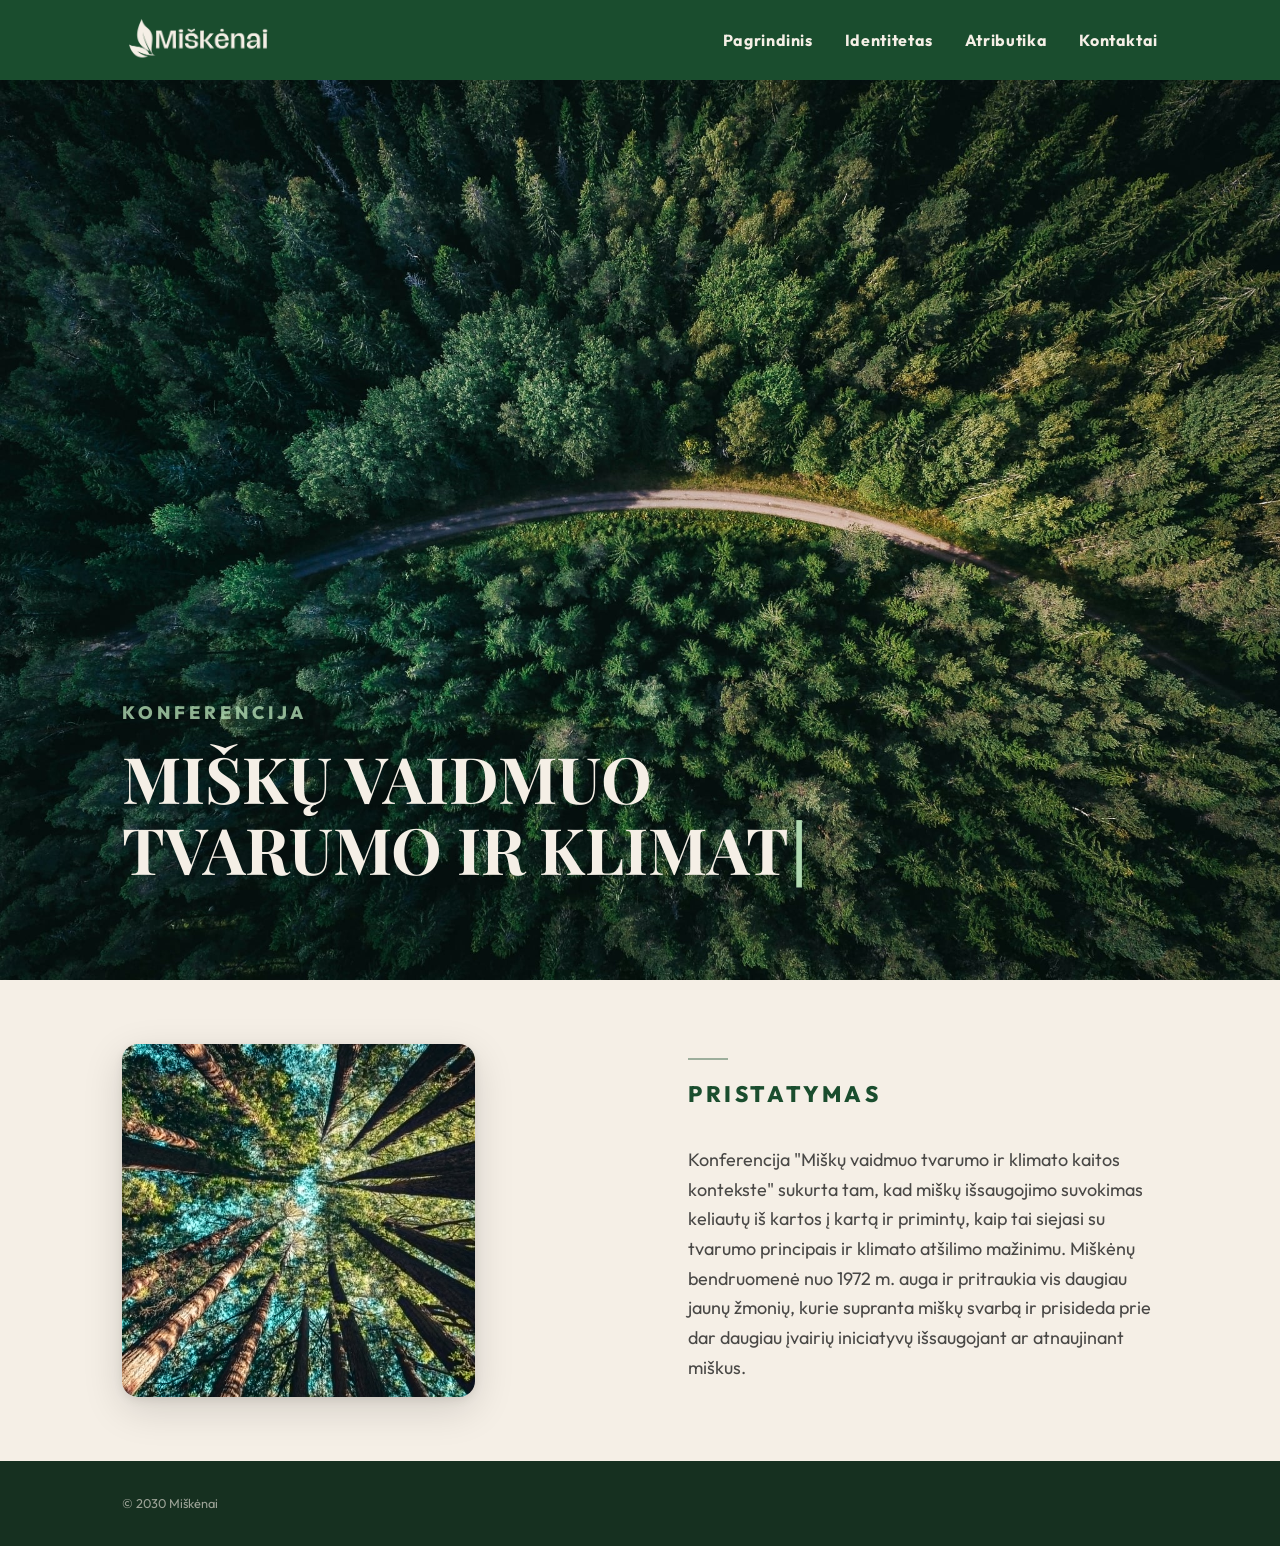
<file: index.html>
<!DOCTYPE html>
<html lang="lt">
    <head>
        <meta charset="UTF-8">
        <meta name="viewport" content="width=device-width, initial-scale=1.0">
        <title>Miškėnai</title>
        <link rel="stylesheet" href="css/variables.css">
        <link rel="stylesheet" href="css/base.css">
        <link rel="stylesheet" href="css/index.css">
        <link rel="preconnect" href="https://fonts.googleapis.com">
        <link rel="preconnect" href="https://fonts.gstatic.com" crossorigin>
        <link href="https://fonts.googleapis.com/css2?family=Outfit:wght@300;400;700;800&family=Playfair+Display:wght@400;700&display=swap" rel="stylesheet">
    </head>

    <body>
        <a href="#main-content" class="skip-link">Pereiti į pagrindinį turinį</a>

        <header>
            <div class="navbar">
                <a class="brand" href="index.html" aria-label="Miškėnai — pradinis puslapis">
                    <img src="img/pagrindinis/logo2.png" alt="Miškėnai logotipas" class="logo">
                </a>

                <button class="nav-toggle"
                        aria-label="Atidaryti meniu"
                        aria-expanded="false"
                        aria-controls="main-nav">
                    <span></span><span></span><span></span>
                </button>

                <nav id="main-nav" aria-label="Pagrindinis meniu">
                    <a href="index.html">Pagrindinis</a>
                    <a href="identitetas.html">Identitetas</a>
                    <a href="atributika.html">Atributika</a>
                    <a href="kontaktai.html">Kontaktai</a>
                </nav>
            </div>
        </header>

        <main id="main-content">
            <section class="hero" aria-label="Pagrindinis herojaus skyrius">
                <div class="hero-content">
                    <p class="hero-eyebrow" aria-hidden="true">KONFERENCIJA</p>
                    <h1 id="heroTitle" aria-label="Miškų vaidmuo tvarumo ir klimato kaitos kontekste"></h1>
                </div>
            </section>

            <section class="introduction" id="apie-mus" aria-labelledby="intro-heading">
                <div class="container intro-grid">
                    <div class="intro-image reveal-left">
                        <img src="img/pagrindinis/introduction.jpg" alt="Miškas">
                    </div>
                    <div class="intro-text reveal-right">
                        <h2 id="intro-heading">PRISTATYMAS</h2>
                        <p>
                            Konferencija "Miškų vaidmuo tvarumo ir klimato kaitos kontekste" sukurta tam, kad miškų išsaugojimo suvokimas keliautų iš kartos į kartą ir primintų, kaip tai siejasi su tvarumo principais ir klimato atšilimo mažinimu. Miškėnų bendruomenė nuo 1972 m. auga ir pritraukia vis daugiau jaunų žmonių, kurie supranta miškų svarbą ir prisideda prie dar daugiau įvairių iniciatyvų išsaugojant ar atnaujinant miškus.
                        </p>
                    </div>
                </div>
            </section>

        </main>

        <footer>
            <div class="footer">
                <div class="footer-left">
                    <p>&copy; 2030 Miškėnai</p>
                </div>
            </div>
        </footer>

        <script type="module" src="main.js"></script>
    </body>
</html>
</file>
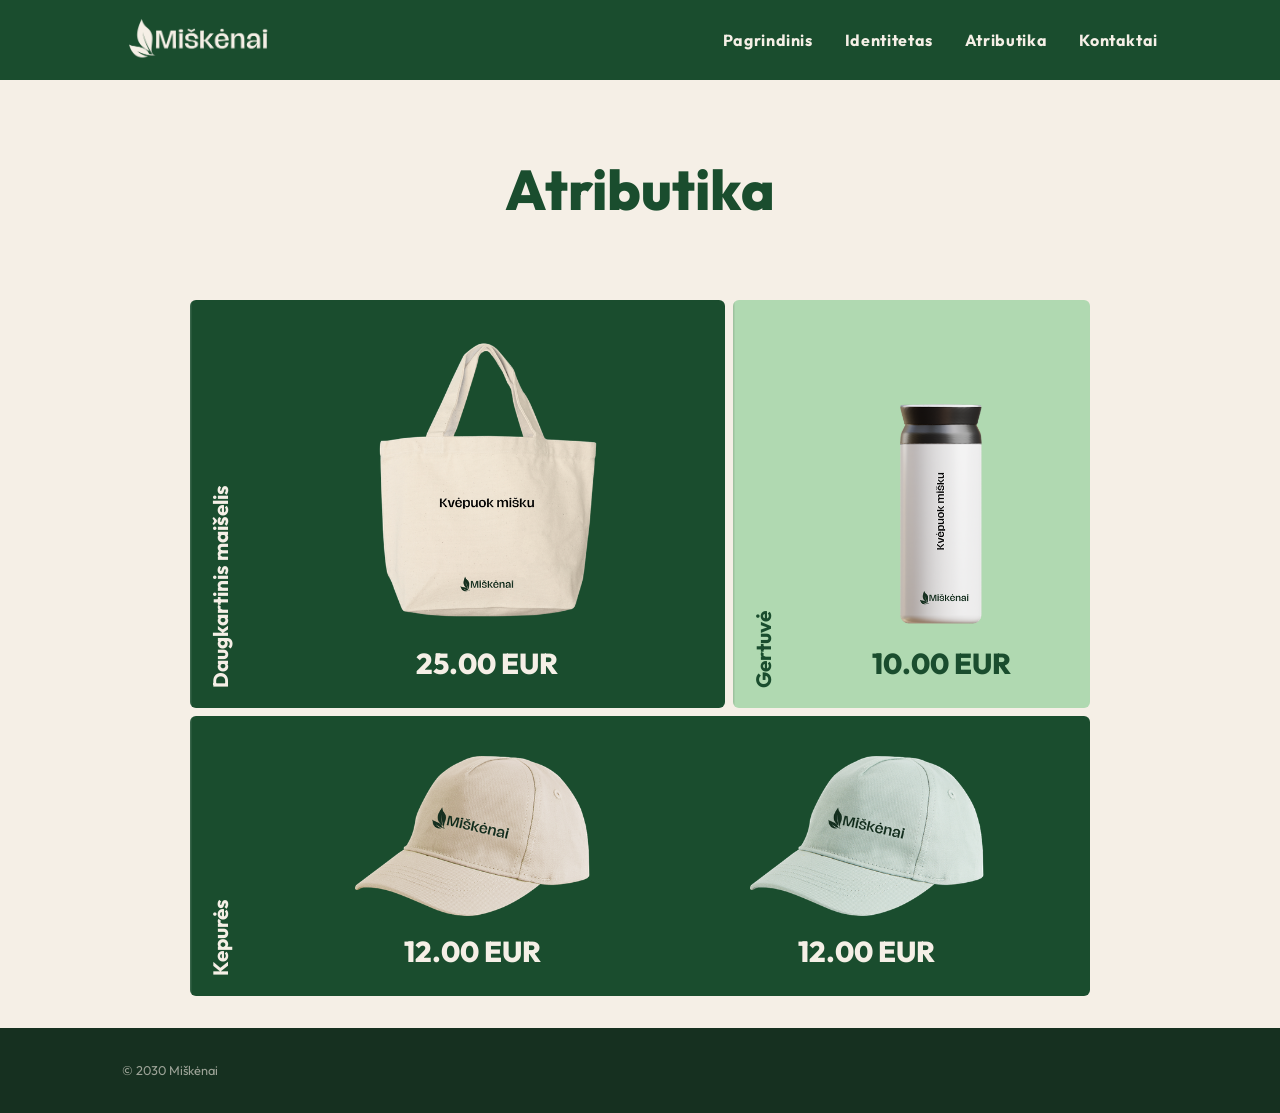
<file: atributika.html>
<!DOCTYPE html>
<html lang="lt">
    <head>
        <meta charset="UTF-8">
        <meta name="viewport" content="width=device-width, initial-scale=1.0">
        <title>Miškėnai | Atributika</title>
        <link rel="stylesheet" href="css/variables.css">
        <link rel="stylesheet" href="css/base.css">
        <link rel="stylesheet" href="css/atributika.css">
        <link rel="preconnect" href="https://fonts.googleapis.com">
        <link rel="preconnect" href="https://fonts.gstatic.com" crossorigin>
        <link href="https://fonts.googleapis.com/css2?family=Outfit:wght@300;400;700;800&family=Playfair+Display:wght@400;700&display=swap" rel="stylesheet">
    </head>

    <body>
        <a href="#main-content" class="skip-link">Pereiti į pagrindinį turinį</a>

        <header>
            <div class="navbar">
                <a class="brand" href="index.html" aria-label="Miškėnai — pradinis puslapis">
                    <img src="img/pagrindinis/logo2.png" alt="Miškėnai logotipas" class="logo">
                </a>

                <button class="nav-toggle"
                        aria-label="Atidaryti meniu"
                        aria-expanded="false"
                        aria-controls="main-nav">
                    <span></span><span></span><span></span>
                </button>

                <nav id="main-nav" aria-label="Pagrindinis meniu">
                    <a href="index.html">Pagrindinis</a>
                    <a href="identitetas.html">Identitetas</a>
                    <a href="atributika.html">Atributika</a>
                    <a href="kontaktai.html">Kontaktai</a>
                </nav>
            </div>
        </header>

        <main id="main-content">

            <section class="shop">
                <div class="shop-header">
                    <h1>Atributika</h1>
                </div>

                <div class="shop-grid">
                    <div class="product-row">
                        <div class="product-card dark">
                            <span class="card-label">Daugkartinis maišelis</span>
                            <div class="card-body">
                                <img src="img/atributika/maisas.png" alt="Daugkartinis maišelis" class="img-large">
                                <p class="card-price">25.00 EUR</p>
                            </div>
                        </div>
                        <div class="product-card sage">
                            <span class="card-label">Gertuvė</span>
                            <div class="card-body">
                                <img src="img/atributika/gertuve.png" alt="Gertuvė">
                                <p class="card-price">10.00 EUR</p>
                            </div>
                        </div>
                    </div>

                    <div class="product-card dark">
                        <span class="card-label">Kepurės</span>
                        <div class="card-body caps">
                            <div class="cap">
                                <img src="img/atributika/kepure1.png" alt="Kepurė smėlio spalvos">
                                <p class="card-price">12.00 EUR</p>
                            </div>
                            <div class="cap">
                                <img src="img/atributika/kepure2.png" alt="Kepurė žalios spalvos">
                                <p class="card-price">12.00 EUR</p>
                            </div>
                        </div>
                    </div>
                </div>
            </section>

        </main>

        <footer>
            <div class="footer">
                <div class="footer-left">
                    <p>&copy; 2030 Miškėnai</p>
                </div>
            </div>
        </footer>

        <script type="module" src="main.js"></script>
    </body>
</html>
</file>
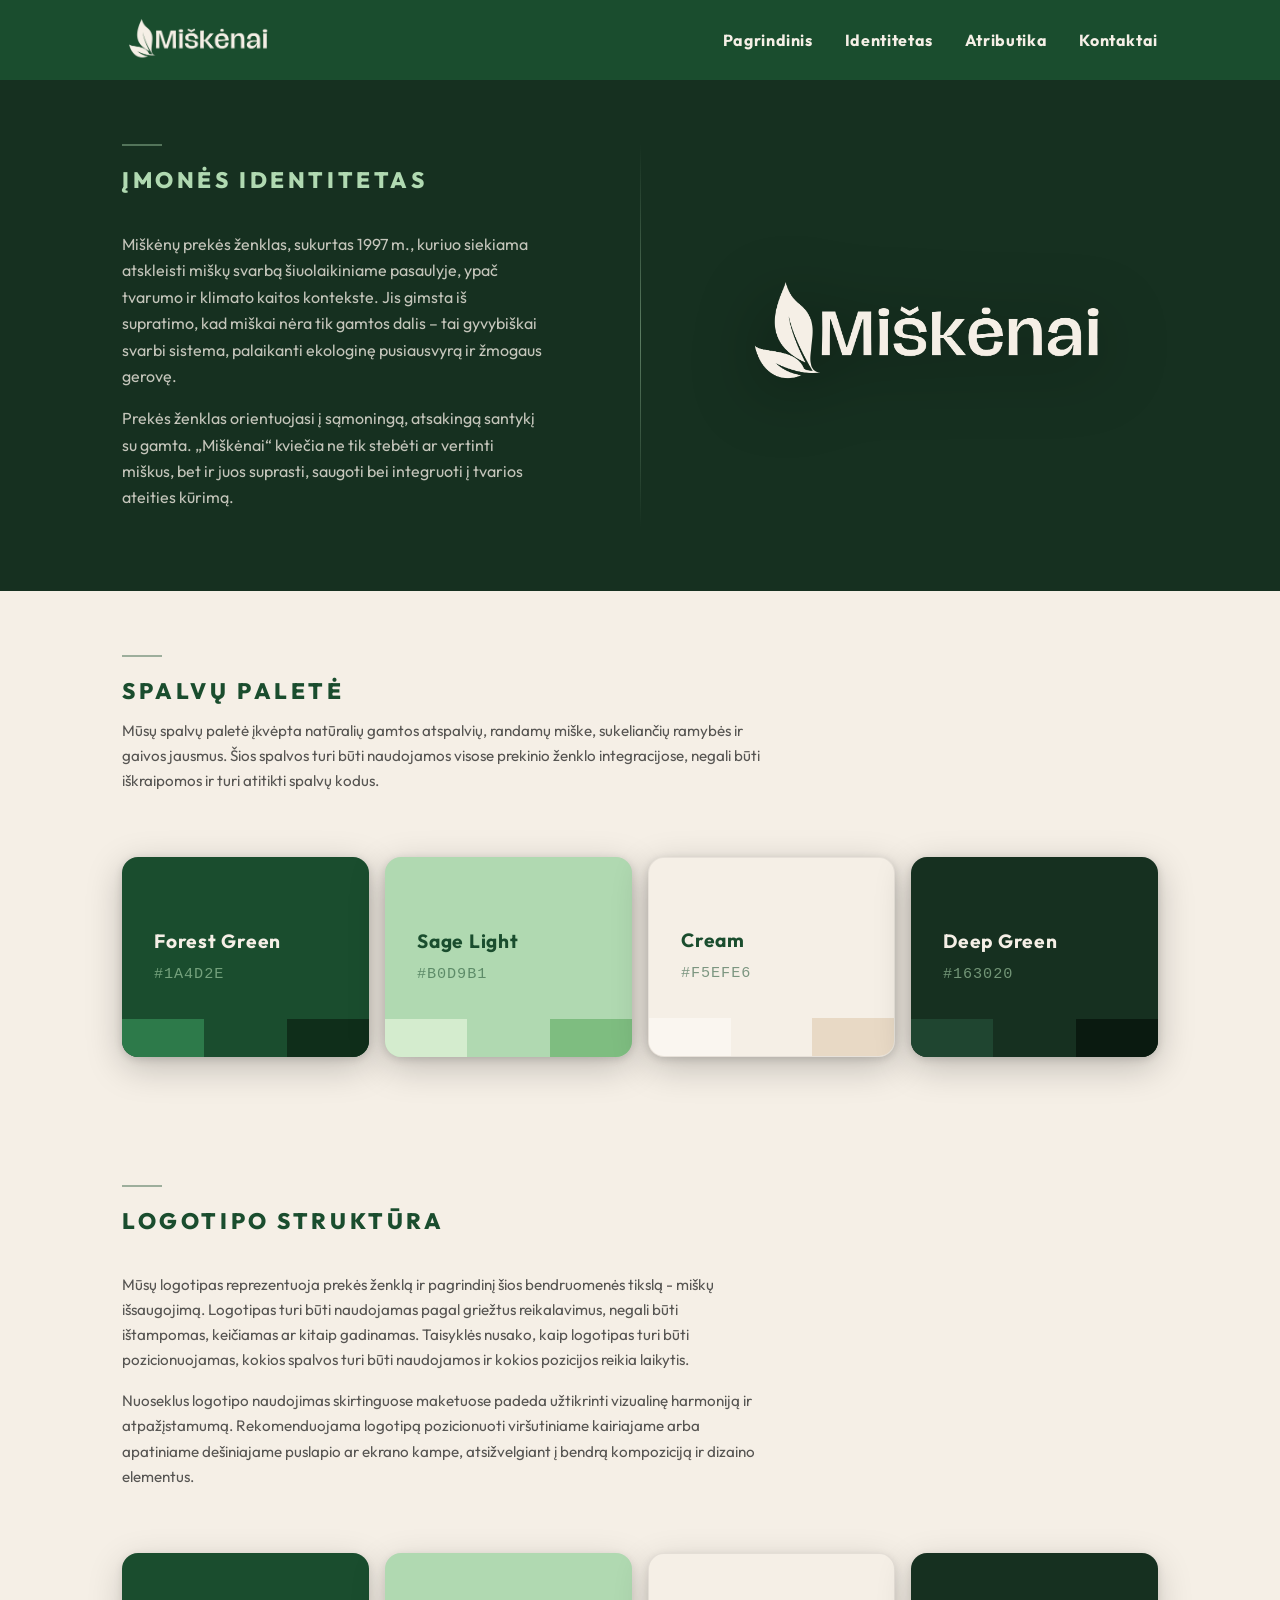
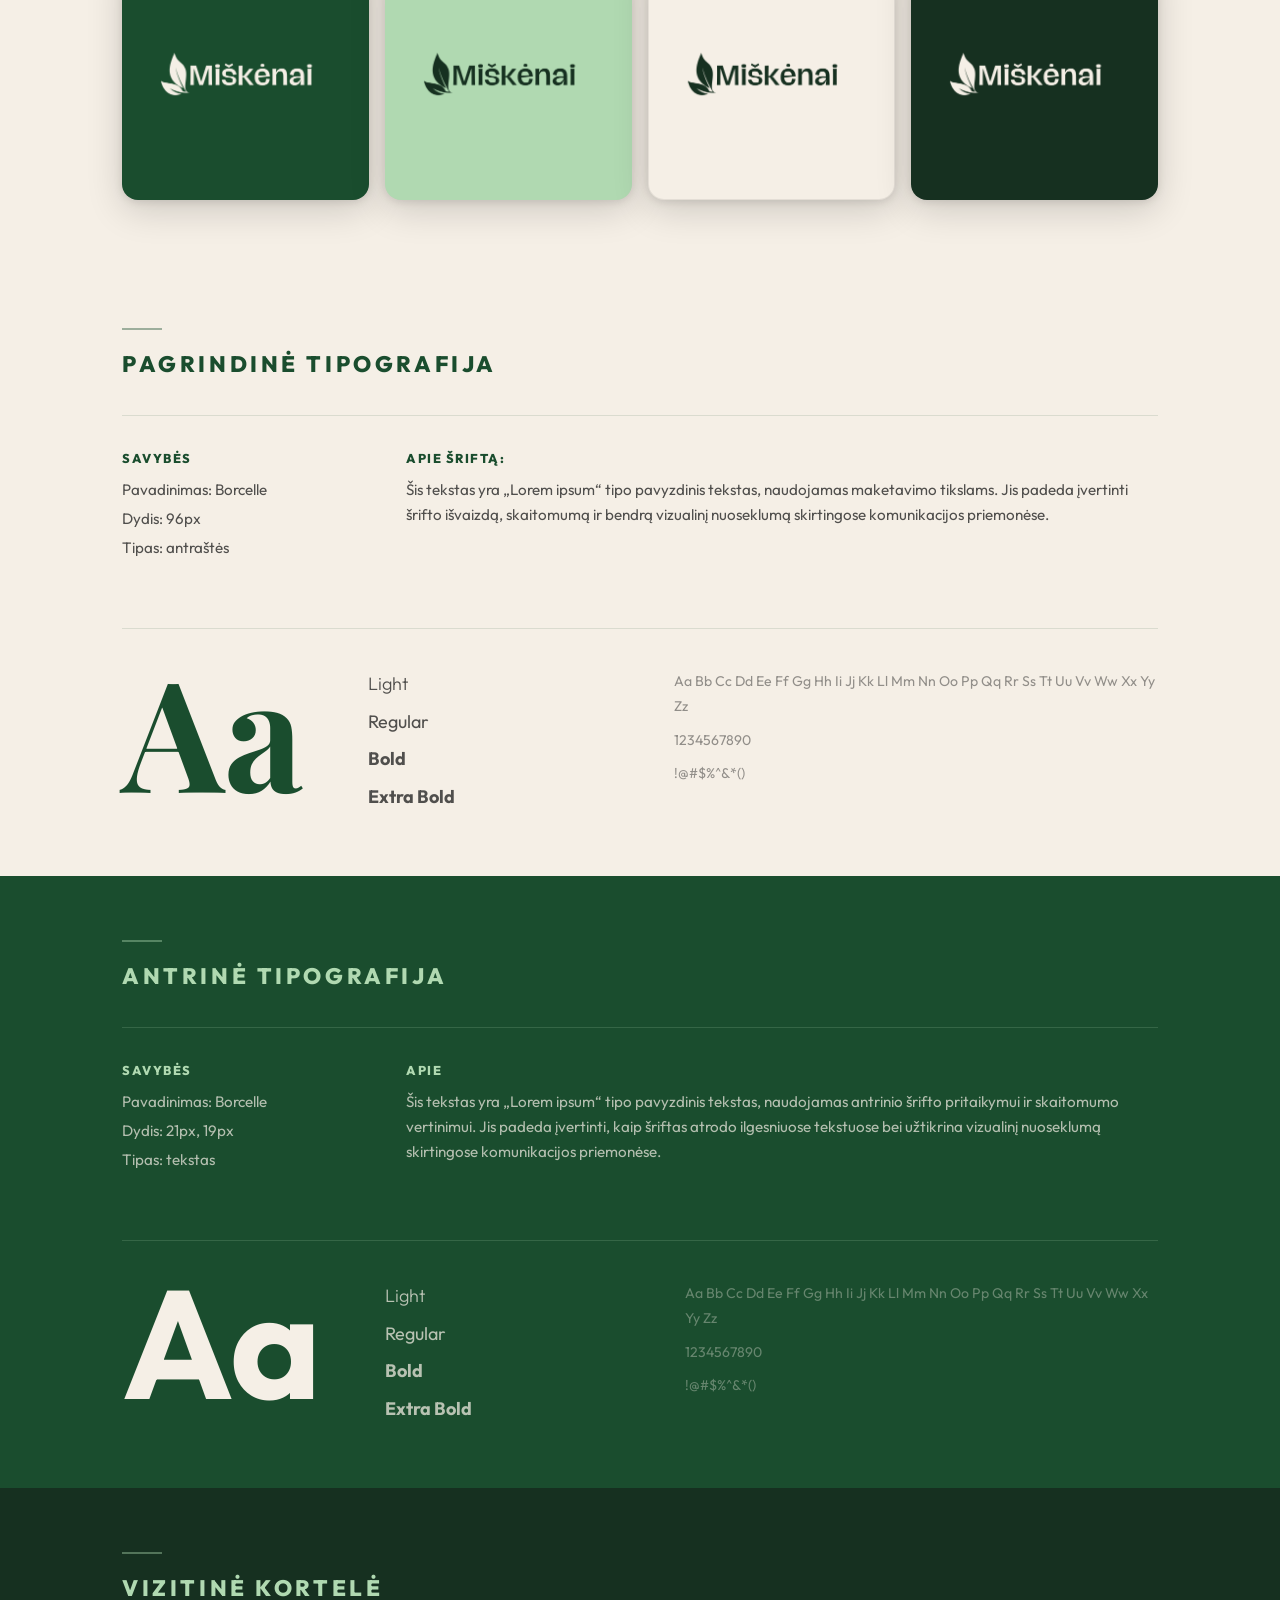
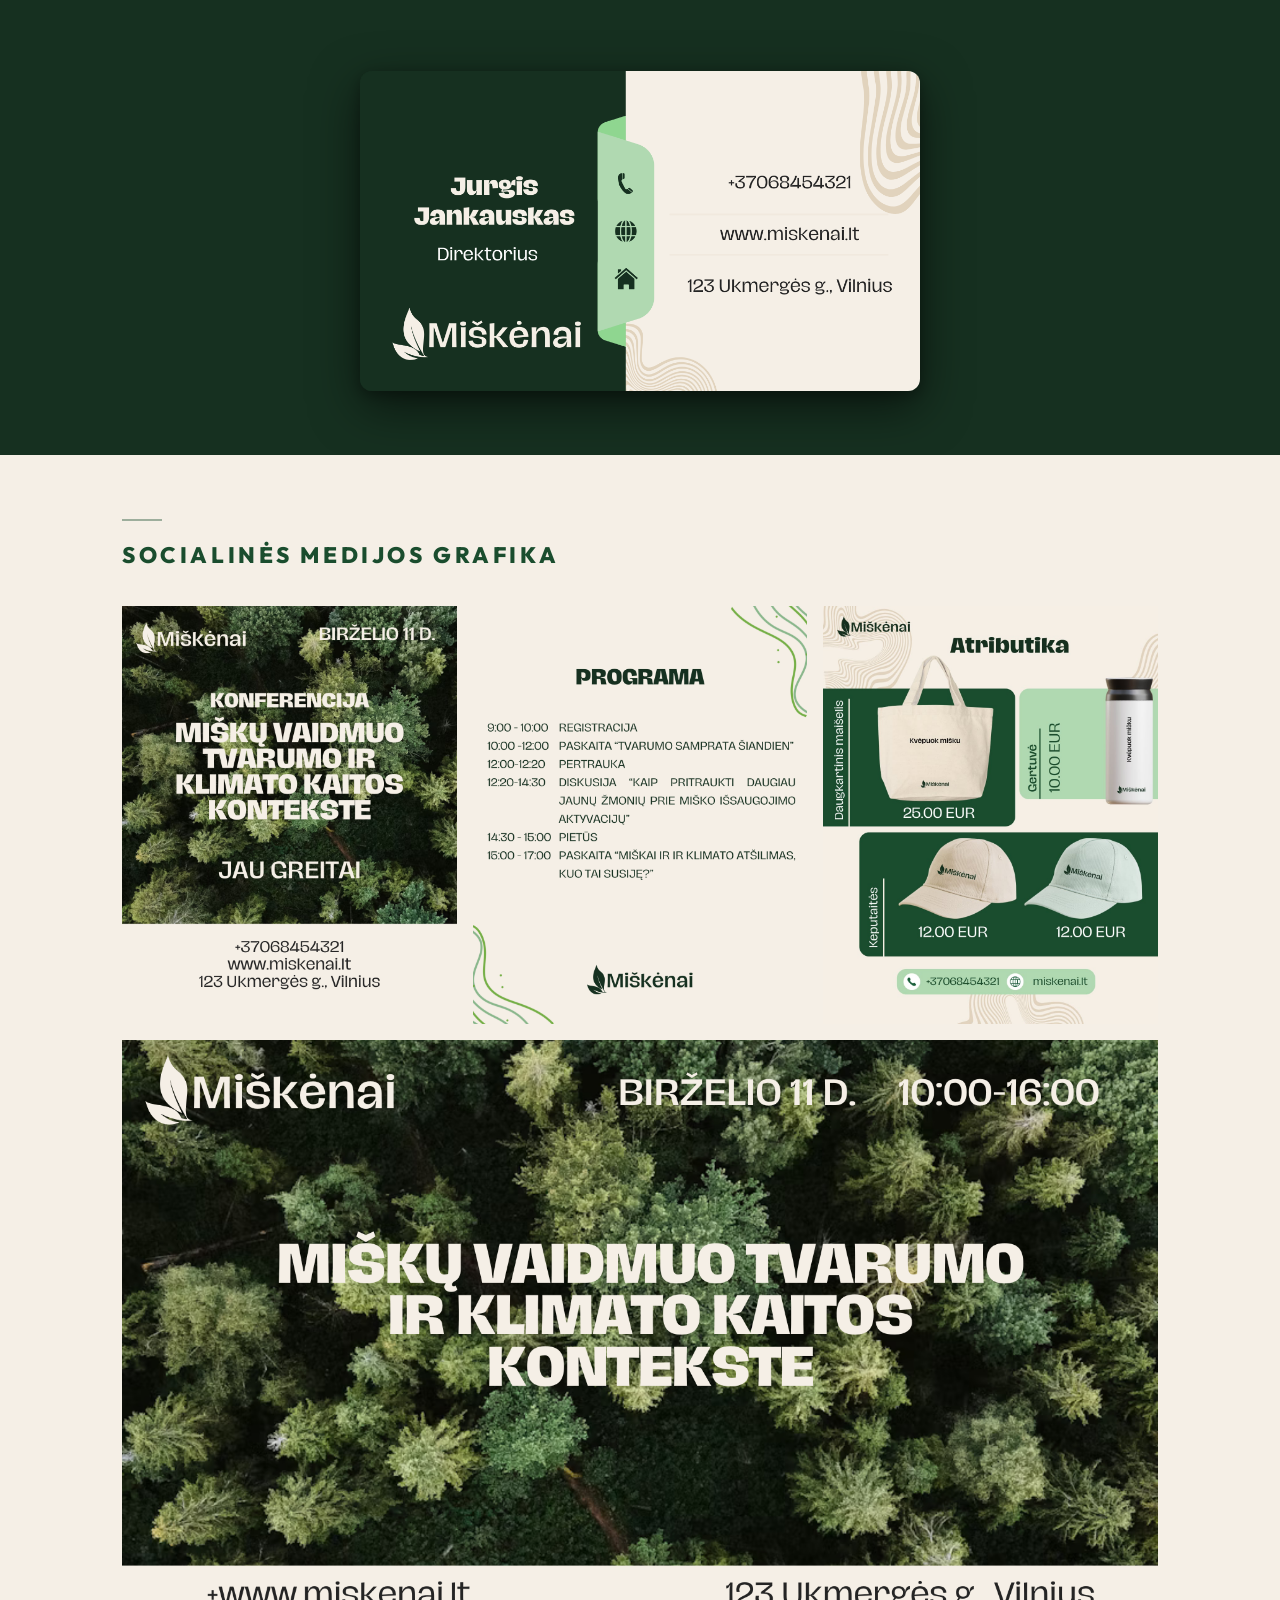
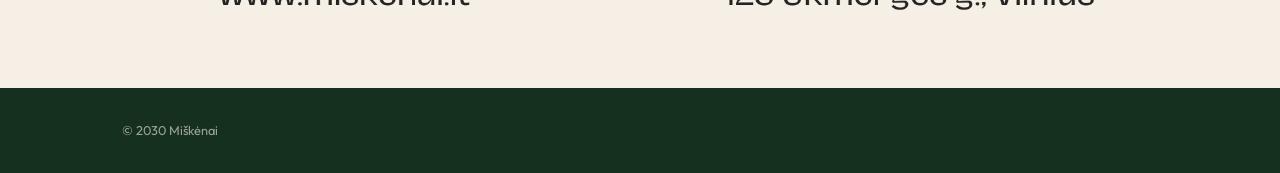
<file: identitetas.html>
<!DOCTYPE html>
<html lang="lt">
    <head>
        <meta charset="UTF-8">
        <meta name="viewport" content="width=device-width, initial-scale=1.0">
        <title>Miškėnai | Identitetas</title>
        <link rel="stylesheet" href="css/variables.css">
        <link rel="stylesheet" href="css/base.css">
        <link rel="stylesheet" href="css/identitetas.css">
        <link rel="preconnect" href="https://fonts.googleapis.com">
        <link rel="preconnect" href="https://fonts.gstatic.com" crossorigin>
        <link href="https://fonts.googleapis.com/css2?family=Outfit:wght@300;400;700;800&family=Playfair+Display:wght@400;700&display=swap" rel="stylesheet">
    </head>

    <body>
        <a href="#main-content" class="skip-link">Pereiti į pagrindinį turinį</a>

        <header>
            <div class="navbar">
                <a class="brand" href="index.html" aria-label="Miškėnai — pradinis puslapis">
                    <img src="img/pagrindinis/logo2.png" alt="Miškėnai logotipas" class="logo">
                </a>

                <button class="nav-toggle"
                        aria-label="Atidaryti meniu"
                        aria-expanded="false"
                        aria-controls="main-nav">
                    <span></span><span></span><span></span>
                </button>

                <nav id="main-nav" aria-label="Pagrindinis meniu">
                    <a href="index.html">Pagrindinis</a>
                    <a href="identitetas.html">Identitetas</a>
                    <a href="atributika.html">Atributika</a>
                    <a href="kontaktai.html">Kontaktai</a>
                </nav>
            </div>
        </header>

        <main id="main-content">
            <section class="brand-identity">
                <div class="container brand-identity-grid">
                    <div class="brand-identity-left">
                        <h2>ĮMONĖS IDENTITETAS</h2>
                        <p>Miškėnų prekės ženklas, sukurtas 1997 m., kuriuo siekiama atskleisti miškų svarbą šiuolaikiniame pasaulyje, ypač tvarumo ir klimato kaitos kontekste. Jis gimsta iš supratimo, kad miškai nėra tik gamtos dalis – tai gyvybiškai svarbi sistema, palaikanti ekologinę pusiausvyrą ir žmogaus gerovę.</p>
                        <p>Prekės ženklas orientuojasi į sąmoningą, atsakingą santykį su gamta. „Miškėnai“ kviečia ne tik stebėti ar vertinti miškus, bet ir juos suprasti, saugoti bei integruoti į tvarios ateities kūrimą.</p>
                    </div>

                    <div class="brand-identity-divider"></div>

                    <div class="brand-identity-right">
                        <img src="img/pagrindinis/logo2.png" alt="Miškėnai logotipas" class="brand-logo2">
                    </div>
                </div>
            </section>

            <section class="color-palette">
                <div class="container">
                    <h2>SPALVŲ PALETĖ</h2>
                    <p class="palette-desc">
                        Mūsų spalvų paletė įkvėpta natūralių gamtos atspalvių, randamų miške, sukeliančių ramybės ir gaivos jausmus. Šios spalvos turi būti naudojamos visose prekinio ženklo integracijose, negali būti iškraipomos ir turi atitikti spalvų kodus.
                    </p>

                    <div class="palette-grid">
                        <div class="color-card forest-green">
                            <div class="card-content">
                                <p>Forest Green</p>
                                <span>#1A4D2E</span>
                            </div>
                            <div class="color-tones">
                                <div></div>
                                <div></div>
                                <div></div>
                            </div>
                        </div>

                        <div class="color-card sage-light">
                            <div class="card-content">
                                <p>Sage Light</p>
                                <span>#B0D9B1</span>
                            </div>
                            <div class="color-tones">
                                <div></div>
                                <div></div>
                                <div></div>
                            </div>
                        </div>

                        <div class="color-card cream">
                            <div class="card-content">
                                <p>Cream</p>
                                <span>#F5EFE6</span>
                            </div>
                            <div class="color-tones">
                                <div></div>
                                <div></div>
                                <div></div>
                            </div>
                        </div>

                        <div class="color-card deep-green">
                            <div class="card-content">
                                <p>Deep Green</p>
                                <span>#163020</span>
                            </div>
                            <div class="color-tones">
                                <div></div>
                                <div></div>
                                <div></div>
                            </div>
                        </div>
                    </div>
                </div>
            </section>

            <section class="logo-structure">
                <div class="container">
                    <h2>LOGOTIPO STRUKTŪRA</h2>
                    <div class="logo-text">
                        <p>Mūsų logotipas reprezentuoja prekės ženklą ir pagrindinį šios bendruomenės tikslą - miškų išsaugojimą. Logotipas turi būti naudojamas pagal griežtus reikalavimus, negali būti ištampomas, keičiamas ar kitaip gadinamas. Taisyklės nusako, kaip logotipas turi būti pozicionuojamas, kokios spalvos turi būti naudojamos ir kokios pozicijos reikia laikytis.</p>
                        <p>Nuoseklus logotipo naudojimas skirtinguose maketuose padeda užtikrinti vizualinę harmoniją ir atpažįstamumą. Rekomenduojama logotipą pozicionuoti viršutiniame kairiajame arba apatiniame dešiniajame puslapio ar ekrano kampe, atsižvelgiant į bendrą kompoziciją ir dizaino elementus.</p>
                    </div>

                    <div class="logo-variant">
                        <div class="logo-variant-content bg-forest">
                            <img src="img/pagrindinis/logo2.png" alt="Miškėnai logotipas šviesiame fone" class="structure-logo">
                        </div>

                        <div class="logo-variant-content bg-sage">
                            <img src="img/pagrindinis/logo1.png" alt="Miškėnai logotipas sage fone" class="structure-logo">
                        </div>

                        <div class="logo-variant-content bg-cream">
                            <img src="img/pagrindinis/logo1.png" alt="Miškėnai logotipas cream fone" class="structure-logo">
                        </div>

                        <div class="logo-variant-content bg-deep">
                            <img src="img/pagrindinis/logo2.png" alt="Miškėnai logotipas tamsiame fone" class="structure-logo">
                        </div>
                    </div>
                </div>
            </section>

            <section class="typography primary-type">
                <div class="container">

                    <div class="type-top">
                        <h2>PAGRINDINĖ TIPOGRAFIJA</h2>

                        <div class="type-info">
                            <div>
                                <h4>Savybės</h4>
                                <p>Pavadinimas: Borcelle</p>
                                <p>Dydis: 96px</p>
                                <p>Tipas: antraštės</p>
                            </div>

                            <div>
                                <h4>Apie šriftą:</h4>
                                <p>
                                    Šis tekstas yra „Lorem ipsum“ tipo pavyzdinis tekstas, naudojamas maketavimo tikslams. Jis padeda įvertinti šrifto išvaizdą, skaitomumą ir bendrą vizualinį nuoseklumą skirtingose komunikacijos priemonėse.                                
                                </p>
                            </div>
                        </div>
                    </div>

                    <div class="type-bottom">
                        <div class="type-big">Aa</div>

                        <div class="type-weights">
                            <p>Light</p>
                            <p>Regular</p>
                            <p><strong>Bold</strong></p>
                            <p><strong>Extra Bold</strong></p>
                        </div>

                        <div class="type-overview">
                            <p>Aa Bb Cc Dd Ee Ff Gg Hh Ii Jj Kk Ll Mm Nn Oo Pp Qq Rr Ss Tt Uu Vv Ww Xx Yy Zz</p>
                            <p>1234567890</p>
                            <p>!@#$%^&*()</p>
                        </div>
                    </div>

                </div>
            </section>

            <section class="typography secondary-type">
                <div class="container">

                    <div class="type-top">
                        <h2>ANTRINĖ TIPOGRAFIJA</h2>

                        <div class="type-info">
                            <div>
                                <h4>Savybės</h4>
                                <p>Pavadinimas: Borcelle</p>
                                <p>Dydis: 21px, 19px</p>
                                <p>Tipas: tekstas</p>
                            </div>

                            <div>
                                <h4>Apie</h4>
                                <p>
                                    Šis tekstas yra „Lorem ipsum“ tipo pavyzdinis tekstas, naudojamas antrinio šrifto pritaikymui ir skaitomumo vertinimui. Jis padeda įvertinti, kaip šriftas atrodo ilgesniuose tekstuose bei užtikrina vizualinį nuoseklumą skirtingose komunikacijos priemonėse.                                
                                </p>
                            </div>
                        </div>
                    </div>

                    <div class="type-bottom">
                        <div class="type-big">Aa</div>

                        <div class="type-weights">
                            <p>Light</p>
                            <p>Regular</p>
                            <p><strong>Bold</strong></p>
                            <p><strong>Extra Bold</strong></p>
                        </div>

                        <div class="type-overview">
                            <p>Aa Bb Cc Dd Ee Ff Gg Hh Ii Jj Kk Ll Mm Nn Oo Pp Qq Rr Ss Tt Uu Vv Ww Xx Yy Zz</p>
                            <p>1234567890</p>
                            <p>!@#$%^&*()</p>
                        </div>
                    </div>

                </div>
            </section>

            <section class="biz-cards-section" aria-labelledby="biz-cards-heading">
                <div class="container">
                    <h2 id="biz-cards-heading">VIZITINĖ KORTELĖ</h2>
                    <div class="biz-cards-grid">

                        <div class="biz-card-wrap">
                            <div class="biz-card" tabindex="0" aria-label="Vizitinė kortelė">
                                <div class="biz-card-front">
                                    <img src="img/identitetas/vizitine1.png" alt="Vizitinės kortelės priekis">
                                </div>
                                <div class="biz-card-back" aria-hidden="true">
                                    <img src="img/identitetas/vizitine2.png" alt="Vizitinės kortelės galas">
                                </div>
                            </div>
                        </div>

                    </div>
                </div>
            </section>

            <section class="social-media">
                <div class="container">
                    <h2>SOCIALINĖS MEDIJOS GRAFIKA</h2>
                    <div class="instagram-row">
                        <img src="img/identitetas/instagram1.png" alt="Instagram grafika 1">
                        <img src="img/identitetas/instagram2.png" alt="Instagram grafika 2">
                        <img src="img/identitetas/instagram3.jpg" alt="Instagram grafika 3">
                    </div>
                    <div class="facebook-row">
                        <img src="img/identitetas/facebook.png" alt="Facebook grafika">
                    </div>
                </div>
            </section>


        </main>

        <footer>
            <div class="footer">
                <div class="footer-left">
                    <p>&copy; 2030 Miškėnai</p>
                </div>
            </div>
        </footer>
        <script type="module" src="main.js"></script>
    </body>
</html>
</file>
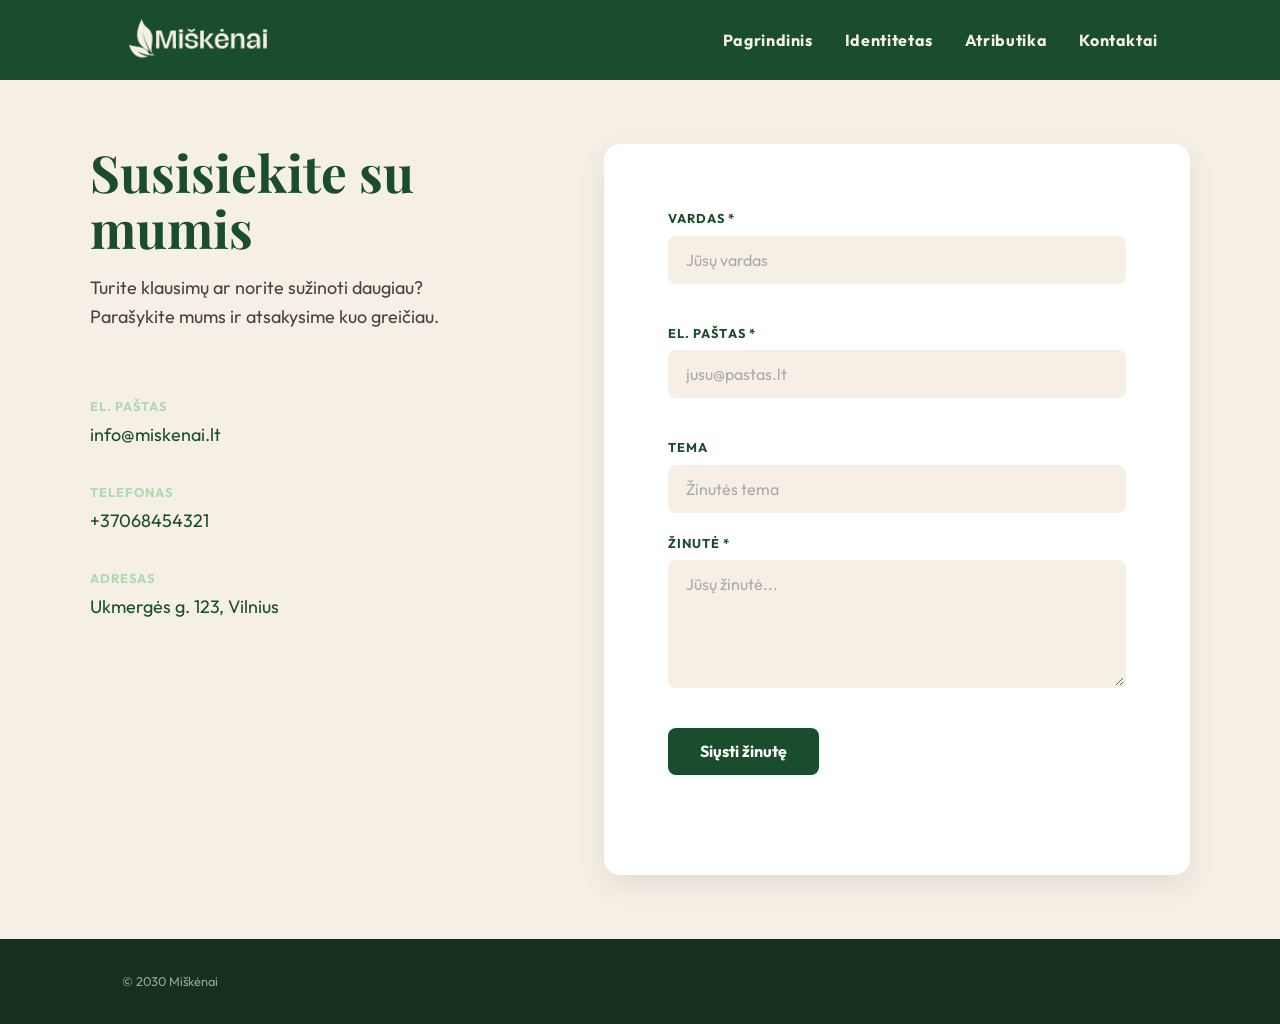
<file: kontaktai.html>
<!DOCTYPE html>
<html lang="lt">
    <head>
        <meta charset="UTF-8">
        <meta name="viewport" content="width=device-width, initial-scale=1.0">
        <title>Miškėnai | Kontaktai</title>
        <link rel="stylesheet" href="css/variables.css">
        <link rel="stylesheet" href="css/base.css">
        <link rel="stylesheet" href="css/kontaktai.css">
        <link rel="preconnect" href="https://fonts.googleapis.com">
        <link rel="preconnect" href="https://fonts.gstatic.com" crossorigin>
        <link href="https://fonts.googleapis.com/css2?family=Outfit:wght@300;400;700;800&family=Playfair+Display:wght@400;700&display=swap" rel="stylesheet">
    </head>

    <body>
        <a href="#main-content" class="skip-link">Pereiti į pagrindinį turinį</a>

        <header>
            <div class="navbar">
                <a class="brand" href="index.html" aria-label="Miškėnai — pradinis puslapis">
                    <img src="img/pagrindinis/logo2.png" alt="Miškėnai logotipas" class="logo">
                </a>

                <button class="nav-toggle"
                        aria-label="Atidaryti meniu"
                        aria-expanded="false"
                        aria-controls="main-nav">
                    <span></span><span></span><span></span>
                </button>

                <nav id="main-nav" aria-label="Pagrindinis meniu">
                    <a href="index.html">Pagrindinis</a>
                    <a href="identitetas.html">Identitetas</a>
                    <a href="atributika.html">Atributika</a>
                    <a href="kontaktai.html">Kontaktai</a>
                </nav>
            </div>
        </header>

        <main id="main-content">
            <section class="contact" aria-labelledby="contact-heading">
                <div class="contact-container">

                    <div class="contact-info">
                        <h1 id="contact-heading">Susisiekite su mumis</h1>
                        <p>Turite klausimų ar norite sužinoti daugiau? Parašykite mums ir atsakysime kuo greičiau.</p>
                        <ul class="contact-details" aria-label="Kontaktinė informacija">
                            <li>
                                <span class="contact-label">El. paštas</span>
                                <a href="mailto:info@miskenai.lt">info@miskenai.lt</a>
                            </li>
                            <li>
                                <span class="contact-label">Telefonas</span>
                                <a href="tel:+37068454321">+37068454321</a>
                            </li>
                            <li>
                                <span class="contact-label">Adresas</span>
                                <address style="font-style:normal">Ukmergės g. 123, Vilnius</address>
                            </li>
                        </ul>
                    </div>

                    <form class="contact-form" id="contactForm" novalidate>

                        <div class="form-group">
                            <label for="name">Vardas *</label>
                            <input type="text" id="name" name="name" placeholder="Jūsų vardas" autocomplete="given-name">
                            <span class="field-error" id="name-error"></span>
                        </div>

                        <div class="form-group">
                            <label for="email">El. paštas *</label>
                            <input type="email" id="email" name="email" placeholder="jusu@pastas.lt" autocomplete="email">
                            <span class="field-error" id="email-error"></span>
                        </div>

                        <div class="form-group">
                            <label for="subject">Tema</label>
                            <input type="text" id="subject" name="subject" placeholder="Žinutės tema">
                        </div>

                        <div class="form-group">
                            <label for="message">Žinutė *</label>
                            <textarea id="message" name="message" rows="5" placeholder="Jūsų žinutė..."></textarea>
                            <span class="field-error" id="message-error"></span>
                        </div>

                        <button type="submit" class="btn-submit">Siųsti žinutę</button>
                        <p class="form-status" id="formStatus"></p>

                    </form>
                </div>
            </section>
        </main>

        <footer>
            <div class="footer">
                <div class="footer-left">
                    <p>&copy; 2030 Miškėnai</p>
                </div>
            </div>
        </footer>

        <script type="module" src="main.js"></script>
    </body>
</html>
</file>
<file: css/variables.css>
:root {
    --color-cream:#F5EFE6;
    --color-sage-light:#B0D9B1;
    --color-green-dark:#1A4D2E;
    --color-green-black:#163020;
    --color-white: #FFFFFF;
    --color-text: #1A1A1A;

    --font-heading: 'Outfit', sans-serif;
    --font-body: 'Outfit', sans-serif;
    --font-accent: 'Playfair Display', serif;

    --fs-display: clamp(2rem, 5vw, 4.5rem);
    --fs-heading: clamp(2rem, 4vw, 3.5rem);
    --fs-subheading: clamp(1.1rem, 2vw, 1.4rem);
    --fs-body: 1.125rem;
    --fs-small: 0.8rem;

    --fw-light:   300;
    --fw-regular: 400;
    --fw-bold:    700;
    --fw-heavy:   800;

    --lh-heading: 1.1;
    --lh-body:    1.65;

    --space-xs: 0.5rem;
    --space-sm: 1rem;
    --space-md: 2rem;
    --space-lg: 4rem;
    --space-xl: 6rem;

    --section-pad: clamp(2rem, 5vw, 4rem);

    --container-max: 1100px;
    --container-padding: var(--space-md);

    --transition-fast: 150ms ease;
    --transition-normal: 300ms ease;

    --shadow-soft: 0 10px 30px rgba(0, 0, 0, 0.08);
}
</file>
<file: css/base.css>
/* ── Accessibility ── */
.skip-link {
    position: absolute;
    top: -100%;
    left: 1rem;
    z-index: 9999;
    background: var(--color-green-dark);
    color: var(--color-cream);
    font-weight: var(--fw-bold);
    font-size: 0.9rem;
    padding: 0.5rem 1.2rem;
    border-radius: 0 0 8px 8px;
    text-decoration: none;
    transition: top var(--transition-fast);
}
.skip-link:focus { top: 0; }

:focus-visible {
    outline: 2px solid var(--color-sage-light);
    outline-offset: 3px;
    border-radius: 3px;
}

.visually-hidden {
    position: absolute;
    width: 1px; height: 1px;
    padding: 0; margin: -1px;
    overflow: hidden;
    clip: rect(0,0,0,0);
    white-space: nowrap;
    border: 0;
}

/* ── Global reset & base ── */
*, *::before, *::after { box-sizing: border-box; margin: 0; padding: 0; }

html { scroll-behavior: smooth; }

body {
    font-family: var(--font-body);
    font-size: var(--fs-body);
    color: var(--color-text);
    background: var(--color-cream);
    line-height: var(--lh-body);
}

img { display: block; max-width: 100%; }

h2::before {
    content: '';
    display: block;
    width: 40px;
    height: 2px;
    background: currentColor;
    opacity: 0.4;
    margin-bottom: 1rem;
}

.container {
    max-width: var(--container-max);
    margin: 0 auto;
    padding: 0 var(--container-padding);
}

/* ── Header / Navbar ── */
header {
    position: sticky;
    top: 0;
    z-index: 100;
    background: var(--color-green-dark);
}

.navbar {
    max-width: var(--container-max);
    margin: 0 auto;
    padding: 0 var(--container-padding);
    height: 80px;
    display: flex;
    align-items: center;
}

.logo { height: 60px; width: auto; }

nav { display: flex; gap: var(--space-md); margin-left: auto; }

nav a {
    font-family: var(--font-body);
    font-size: 1rem;
    font-weight: var(--fw-bold);
    color: var(--color-cream);
    text-decoration: none;
    letter-spacing: 0.04em;
    transition: color var(--transition-fast);
}

nav a:hover { color: var(--color-sage-light); }

/* ── Hamburger toggle ── */
.nav-toggle {
    display: none;
    flex-direction: column;
    justify-content: center;
    gap: 5px;
    background: none;
    border: none;
    cursor: pointer;
    padding: 6px;
    z-index: 110;
}

.nav-toggle span {
    display: block;
    width: 24px;
    height: 2px;
    background: var(--color-cream);
    border-radius: 2px;
    transition: transform var(--transition-normal), opacity var(--transition-normal);
    transform-origin: center;
}

.nav-toggle[aria-expanded="true"] span:nth-child(1) { transform: translateY(7px) rotate(45deg); }
.nav-toggle[aria-expanded="true"] span:nth-child(2) { opacity: 0; transform: scaleX(0); }
.nav-toggle[aria-expanded="true"] span:nth-child(3) { transform: translateY(-7px) rotate(-45deg); }

/* ── Footer ── */
footer { background: var(--color-green-black); }

.footer {
    max-width: var(--container-max);
    margin: 0 auto;
    padding: var(--space-md) var(--container-padding);
}

.footer-left p {
    font-size: var(--fs-small);
    color: var(--color-cream);
    opacity: 0.6;
}

/* ── Responsive ── */
@media (max-width: 768px) {
    .nav-toggle { display: flex; }

    nav {
        display: none;
        position: absolute;
        top: 72px;
        left: 0;
        right: 0;
        background: var(--color-green-black);
        flex-direction: column;
        padding: var(--space-md) var(--container-padding) var(--space-lg);
        gap: 0;
        border-top: 1px solid rgba(176,217,177,0.12);
    }

    nav a {
        padding: var(--space-sm) 0;
        font-size: 1.1rem;
        border-bottom: 1px solid rgba(176,217,177,0.08);
    }

    nav a:last-child { border-bottom: none; }

    nav.open { display: flex; }
}
</file>
<file: css/index.css>
/* ── Hero ── */
.hero {
    min-height: 100vh;
    background: url('../img/pagrindinis/main.jpg') center / cover no-repeat;
    display: flex;
    align-items: flex-end;
    position: relative;
    overflow: hidden;
}

.hero-content {
    position: relative;
    max-width: var(--container-max);
    width: 100%;
    margin: 0 auto;
    padding: var(--space-xl) var(--container-padding);
}

.hero-eyebrow {
    font-size: var(--fs-eyebrow);
    font-weight: var(--fw-heavy);
    letter-spacing: 0.22em;
    color: var(--color-sage-light);
    opacity: 0.8;
    margin-bottom: var(--space-sm);
}

.hero-content h1 {
    font-family: var(--font-accent);
    font-size: var(--fs-display);
    font-weight: var(--fw-bold);
    color: var(--color-cream);
    line-height: var(--lh-heading);
    max-width: 820px;
}

.hero-content h1::after {
    content: '|';
    color: var(--color-sage-light);
    animation: blink 0.75s step-end infinite;
    margin-left: 2px;
}

.hero-content h1.finished::after { display: none; }

@keyframes blink {
    0%, 100% { opacity: 1; }
    50%       { opacity: 0; }
}

/* ── Introduction ── */
.introduction {
    padding: var(--section-pad) 0;
    background: var(--color-cream);
}

.intro-grid {
    display: grid;
    grid-template-columns: 1fr 1fr;
    gap: var(--space-xl);
    align-items: center;
}

.intro-image img {
    width: 75%;
    aspect-ratio: 1 / 1;
    object-fit: cover;
    border-radius: 16px;
    box-shadow: 0 12px 40px rgba(0,0,0,0.14), 0 3px 10px rgba(0,0,0,0.08);
}

.intro-text h2 {
    font-size: var(--fs-subheading);
    font-weight: var(--fw-heavy);
    color: var(--color-green-dark);
    letter-spacing: 0.16em;
    margin-bottom: var(--space-md);
}


.intro-text p {
    color: var(--color-text);
    line-height: var(--lh-body);
    opacity: 0.78;
}

/* ── Responsive ── */
@media (max-width: 768px) {
    .intro-grid             { grid-template-columns: 1fr; gap: var(--space-lg); }
    .vm-grid                { grid-template-columns: 1fr; gap: var(--space-lg); }
    .vm-grid::after         { display: none; }
    .program-item           { grid-template-columns: 100px 1fr; }
    .qr-grid                { grid-template-columns: 1fr; justify-items: start; }
}

@media (max-width: 560px) {
    .instagram-grid { grid-template-columns: 1fr; }
}
</file>
<file: css/atributika.css>
.shop {
    background: var(--color-cream);
    padding: var(--space-md);
}

.shop-header {
    text-align: center;
    padding: var(--space-md) 0 var(--space-lg);
}

.shop-header h1 {
    font-size: clamp(2rem, 5vw, 3.5rem);
    font-weight: var(--fw-heavy);
    color: var(--color-green-dark);
}

.shop-grid {
    max-width: 900px;
    margin: 0 auto;
    display: flex;
    flex-direction: column;
    gap: 0.5rem;
}

.product-row {
    display: grid;
    grid-template-columns: 3fr 2fr;
    gap: 0.5rem;
}

.product-card {
    display: flex;
    border-radius: 6px;
    overflow: hidden;
    min-height: 280px;
}

.product-card.dark { background: var(--color-green-dark); }
.product-card.sage { background: var(--color-sage-light); }

.card-label {
    writing-mode: vertical-lr;
    transform: rotate(180deg);
    padding: 1.25rem 0.75rem;
    font-weight: var(--fw-bold);
    font-size: 1.3rem;
    white-space: nowrap;
    border-right: 1px solid rgba(255, 255, 255, 0.2);
}

.product-card.dark .card-label { color: var(--color-cream); }
.product-card.sage .card-label { color: var(--color-green-dark); border-right-color: rgba(0,0,0,0.15); }

.card-body {
    flex: 1;
    display: flex;
    flex-direction: column;
    align-items: center;
    justify-content: flex-end;
    padding: 1.5rem 1.5rem 1.25rem;
    gap: 1rem;
}

.card-body img {
    max-height: 220px;
}

.card-body img.img-large {
    max-height: 300px;
}

.card-price {
    font-size: 1.8rem;
    font-weight: var(--fw-heavy);
    color: var(--color-cream);
    align-self: center;
}

.product-card.sage .card-price { color: var(--color-green-dark); }

/* caps row */
.card-body.caps {
    flex-direction: row;
    align-items: flex-end;
    justify-content: center;
    gap: 10rem;
}

.cap {
    display: flex;
    flex-direction: column;
    align-items: center;
    gap: 0.75rem;
}

.cap img {
    max-height: 160px;
    width: auto;
    object-fit: contain;
    flex: unset;
}

@media (max-width: 600px) {
    .product-row { grid-template-columns: 1fr; }
    .card-body.caps { flex-direction: column; align-items: center; }
}
</file>
<file: css/identitetas.css>
/* ── Brand identity ── */
.brand-identity {
    padding: var(--section-pad) 0;
    background: var(--color-green-black);
}

.brand-identity-grid {
    display: grid;
    grid-template-columns: 1fr 1px 1fr;
    gap: var(--space-xl);
    align-items: center;
}

.brand-identity-left h2 {
    font-size: var(--fs-subheading);
    font-weight: var(--fw-heavy);
    color: var(--color-sage-light);
    letter-spacing: 0.16em;
    margin-bottom: var(--space-md);
}

.brand-identity-left p {
    color: var(--color-cream);
    font-size: 1rem;
    line-height: var(--lh-body);
    margin-bottom: var(--space-sm);
    opacity: 0.78;
}

.brand-identity-divider {
    width: 1px;
    align-self: stretch;
    min-height: 220px;
    background: linear-gradient(to bottom, transparent, rgba(176,217,177,0.45), transparent);
    justify-self: center;
}

.brand-identity-right {
    display: flex;
    justify-content: center;
    align-items: center;
    position: relative;
}

.brand-logo2 {
    width: 480px;
    position: relative;
    filter: drop-shadow(0 10px 36px rgba(0,0,0,0.45));
}

/* ── Colour palette ── */
.color-palette {
    padding: var(--section-pad) 0;
    background: var(--color-cream);
}

.color-palette h2 {
    font-size: var(--fs-subheading);
    font-weight: var(--fw-heavy);
    color: var(--color-green-dark);
    letter-spacing: 0.16em;
    margin-bottom: var(--space-xs);
}

.palette-desc {
    max-width: 640px;
    color: var(--color-text);
    font-size: 0.95rem;
    line-height: var(--lh-body);
    opacity: 0.72;
    margin-bottom: var(--space-lg);
}

.palette-grid {
    display: grid;
    grid-template-columns: repeat(4, 1fr);
    gap: var(--space-sm);
}

.color-card {
    border-radius: 16px;
    overflow: hidden;
    box-shadow: 0 10px 36px rgba(0,0,0,0.22), 0 2px 8px rgba(0,0,0,0.14);
    display: flex;
    flex-direction: column;
    min-height: 200px;
    transition: transform var(--transition-normal), box-shadow var(--transition-normal);
}

.color-card:hover {
    transform: translateY(-7px);
    box-shadow: 0 22px 52px rgba(0,0,0,0.30), 0 6px 16px rgba(0,0,0,0.16);
}

.card-content {
    padding: var(--space-md);
    flex: 1;
    display: flex;
    flex-direction: column;
    justify-content: flex-end;
}

.card-content p {
    font-size: 1.2rem;
    font-weight: var(--fw-bold);
    letter-spacing: 0.04em;
    margin-bottom: 0.25rem;
}

.card-content span {
    font-size: 0.95rem;
    opacity: 0.6;
    font-family: monospace;
    letter-spacing: 0.06em;
}

.color-tones {
    display: grid;
    grid-template-columns: repeat(3, 1fr);
    height: 38px;
}

.color-card.forest-green { background: #1A4D2E; }
.color-card.forest-green .card-content p    { color: var(--color-cream); }
.color-card.forest-green .card-content span { color: var(--color-sage-light); }
.color-card.forest-green .color-tones div:nth-child(1) { background: #2D7A4A; }
.color-card.forest-green .color-tones div:nth-child(2) { background: #1A4D2E; }
.color-card.forest-green .color-tones div:nth-child(3) { background: #0F2E1A; }

.color-card.sage-light { background: #B0D9B1; }
.color-card.sage-light .card-content p    { color: var(--color-green-dark); }
.color-card.sage-light .card-content span { color: var(--color-green-dark); opacity: 0.55; }
.color-card.sage-light .color-tones div:nth-child(1) { background: #D4ECCE; }
.color-card.sage-light .color-tones div:nth-child(2) { background: #B0D9B1; }
.color-card.sage-light .color-tones div:nth-child(3) { background: #7EBD80; }

.color-card.cream { background: #F5EFE6; border: 1px solid rgba(0,0,0,0.06); }
.color-card.cream .card-content p    { color: var(--color-green-dark); }
.color-card.cream .card-content span { color: var(--color-green-dark); opacity: 0.55; }
.color-card.cream .color-tones div:nth-child(1) { background: #FAF6F0; }
.color-card.cream .color-tones div:nth-child(2) { background: #F5EFE6; }
.color-card.cream .color-tones div:nth-child(3) { background: #E8D9C5; }

.color-card.deep-green { background: #163020; }
.color-card.deep-green .card-content p    { color: var(--color-cream); }
.color-card.deep-green .card-content span { color: var(--color-sage-light); }
.color-card.deep-green .color-tones div:nth-child(1) { background: #1F4530; }
.color-card.deep-green .color-tones div:nth-child(2) { background: #163020; }
.color-card.deep-green .color-tones div:nth-child(3) { background: #0A1A10; }

/* ── Logo structure ── */
.logo-structure {
    padding: var(--section-pad) 0;
    background: var(--color-cream);
}

.logo-structure h2 {
    font-size: var(--fs-subheading);
    font-weight: var(--fw-heavy);
    color: var(--color-green-dark);
    letter-spacing: 0.16em;
    margin-bottom: var(--space-md);
}

.logo-text {
    max-width: 640px;
    margin-bottom: var(--space-lg);
}

.logo-text p {
    color: var(--color-text);
    font-size: 0.95rem;
    line-height: var(--lh-body);
    opacity: 0.72;
    margin-bottom: var(--space-sm);
}

.logo-variant {
    display: grid;
    grid-template-columns: repeat(4, 1fr);
    gap: var(--space-sm);
}

.logo-variant-content {
    border-radius: 16px;
    aspect-ratio: 3 / 3;
    display: flex;
    align-items: center;
    justify-content: center;
    box-shadow: 0 10px 36px rgba(0,0,0,0.16), 0 2px 8px rgba(0,0,0,0.10);
    transition: transform var(--transition-normal), box-shadow var(--transition-normal);
}

.logo-variant-content:hover {
    transform: translateY(-6px);
    box-shadow: 0 22px 52px rgba(0,0,0,0.22), 0 6px 14px rgba(0,0,0,0.12);
}

.structure-logo { max-width: 75%; }

.bg-forest { background: var(--color-green-dark); }
.bg-sage    { background: var(--color-sage-light); }
.bg-cream   { background: #F5EFE6; border: 1px solid rgba(0,0,0,0.07); }
.bg-deep    { background: var(--color-green-black); }

/* ── Typography sections ── */
.typography { padding: var(--section-pad) 0; }

.primary-type   { background: var(--color-cream); }
.secondary-type { background: var(--color-green-dark); }

.typography h2 {
    font-size: var(--fs-subheading);
    font-weight: var(--fw-heavy);
    letter-spacing: 0.16em;
    margin-bottom: var(--space-md);
}

.primary-type h2   { color: var(--color-green-dark); }
.secondary-type h2 { color: var(--color-sage-light); }


.type-top { margin-bottom: var(--space-lg); }

.type-info {
    display: grid;
    grid-template-columns: 220px 1fr;
    gap: var(--space-lg);
    padding-top: var(--space-md);
    border-top: 1px solid rgba(26,77,46,0.12);
}

.secondary-type .type-info { border-top-color: rgba(176,217,177,0.18); }

.type-info h4 {
    font-size: var(--fs-small);
    font-weight: var(--fw-heavy);
    text-transform: uppercase;
    letter-spacing: 0.12em;
    margin-bottom: var(--space-xs);
}

.primary-type .type-info h4   { color: var(--color-green-dark); }
.secondary-type .type-info h4  { color: var(--color-sage-light); }

.type-info p {
    font-size: 0.95rem;
    line-height: var(--lh-body);
    margin-bottom: 0.25rem;
}

.primary-type .type-info p   { color: var(--color-text); opacity: 0.75; }
.secondary-type .type-info p  { color: var(--color-cream); opacity: 0.7; }

.type-bottom {
    display: grid;
    grid-template-columns: auto 1fr 2fr;
    gap: var(--space-lg);
    align-items: start;
    padding-top: var(--space-md);
    border-top: 1px solid rgba(26,77,46,0.12);
}

.secondary-type .type-bottom { border-top-color: rgba(176,217,177,0.18); }

.type-big {
    font-family: var(--font-accent);
    font-size: clamp(6rem, 12vw, 11rem);
    font-weight: var(--fw-bold);
    line-height: 0.9;
}

.primary-type .type-big   { color: var(--color-green-dark); }
.secondary-type .type-big  { color: var(--color-cream); font-family: var(--font-body); }

.type-weights {
    display: flex;
    flex-direction: column;
    gap: var(--space-xs);
    padding-top: 0.5rem;
}

.type-weights p:nth-child(1) { font-weight: 300; }
.type-weights p:nth-child(2) { font-weight: 400; }
.type-weights p:nth-child(3) { font-weight: 700; }
.type-weights p:nth-child(4) { font-weight: 800; }

.primary-type .type-weights p   { color: var(--color-text); opacity: 0.75; }
.secondary-type .type-weights p  { color: var(--color-cream); opacity: 0.72; }

.type-overview {
    display: flex;
    flex-direction: column;
    gap: var(--space-xs);
    padding-top: 0.5rem;
    font-size: 0.88rem;
    word-break: break-all;
    line-height: 1.8;
}

.primary-type .type-overview   { color: var(--color-text); opacity: 0.45; }
.secondary-type .type-overview  { color: var(--color-cream); opacity: 0.35; }

/* ── Business Cards ── */
.biz-cards-section {
    padding: var(--section-pad) 0;
    background: var(--color-green-black);
    overflow: hidden;
}

.biz-cards-section h2 {
    font-size: var(--fs-subheading);
    font-weight: var(--fw-heavy);
    color: var(--color-sage-light);
    letter-spacing: 0.16em;
    margin-bottom: var(--space-lg);
}

.biz-cards-grid {
    display: flex;
    justify-content: center;
}

.biz-card-wrap {
    width: 100%;
    max-width: 560px;
    perspective: 1000px;
}

.biz-card {
    position: relative;
    width: 100%;
    aspect-ratio: 1.75 / 1;
    transform-style: preserve-3d;
    transition: transform 0.65s ease;
    cursor: pointer;
    border-radius: 12px;
    box-shadow: 0 16px 48px rgba(0,0,0,0.55), 0 4px 14px rgba(0,0,0,0.3);
}

.biz-card:hover {
    transform: rotateY(180deg);
}

.biz-card-front,
.biz-card-back {
    position: absolute;
    inset: 0;
    border-radius: 12px;
    overflow: hidden;
    backface-visibility: hidden;
}

.biz-card-back {
    transform: rotateY(180deg);
}

.biz-card-front img,
.biz-card-back img {
    width: 100%;
    height: 100%;
    object-fit: cover;
    display: block;
}

/* ── Social media ── */
.social-media {
    padding: var(--section-pad) 0;
    background: var(--color-cream);
}

.social-media h2 {
    font-size: var(--fs-subheading);
    font-weight: var(--fw-heavy);
    color: var(--color-green-dark);
    letter-spacing: 0.16em;
    margin-bottom: var(--space-md);
}

.instagram-row {
    display: grid;
    grid-template-columns: repeat(3, 1fr);
    gap: var(--space-sm);
    margin-bottom: var(--space-sm);
}

.instagram-row img {
    width: 100%;
    display: block;
}

.facebook-row img {
    width: 100%;
    display: block;
}

/* ── Responsive ── */
@media (max-width: 900px) {
    .palette-grid,
    .logo-variant { grid-template-columns: repeat(2, 1fr); }
    .type-bottom  { grid-template-columns: auto 1fr; }
    .type-overview { display: none; }
}

@media (max-width: 768px) {
    .brand-identity-grid            { grid-template-columns: 1fr; text-align: center; }
    .brand-identity-left h2::before { margin-left: auto; margin-right: auto; }
    .brand-identity-divider         { width: 60%; height: 1px; min-height: unset; align-self: auto; }
    .brand-identity-right::before   { width: 240px; height: 240px; }
    .type-info                      { grid-template-columns: 1fr; }
    .type-bottom                    { grid-template-columns: 1fr; }
}

@media (max-width: 560px) {
    .palette-grid,
    .logo-variant { grid-template-columns: 1fr 1fr; }
}
</file>
<file: css/kontaktai.css>
.contact {
    padding: var(--section-pad) var(--container-padding);
    background: var(--color-cream);
    min-height: calc(100vh - 80px);
}

.contact-container {
    max-width: var(--container-max);
    margin: 0 auto;
    display: grid;
    grid-template-columns: 1fr 1.4fr;
    gap: var(--space-xl);
    align-items: start;
}

.contact-info h1 {
    font-family: var(--font-accent);
    font-size: var(--fs-heading);
    font-weight: var(--fw-bold);
    color: var(--color-green-dark);
    line-height: var(--lh-heading);
    margin-bottom: var(--space-sm);
}

.contact-info > p {
    color: var(--color-text);
    line-height: var(--lh-body);
    margin-bottom: var(--space-lg);
    opacity: 0.8;
}

.contact-details {
    list-style: none;
    padding: 0;
    display: flex;
    flex-direction: column;
    gap: var(--space-md);
}

.contact-details li {
    display: flex;
    flex-direction: column;
    gap: 0.2rem;
}

.contact-label {
    font-size: var(--fs-small);
    font-weight: var(--fw-bold);
    text-transform: uppercase;
    letter-spacing: 0.08em;
    color: var(--color-sage-light);
}

.contact-details a,
.contact-details address {
    color: var(--color-green-dark);
    text-decoration: none;
    font-style: normal;
}

.contact-details a:hover { color: var(--color-sage-light); }

/* form */
.contact-form {
    background: var(--color-white);
    border-radius: 16px;
    padding: var(--space-lg);
    box-shadow: var(--shadow-soft);
    display: flex;
    flex-direction: column;
    gap: 1.25rem;
}

.form-group {
    display: flex;
    flex-direction: column;
    gap: 0.4rem;
}

.form-group label {
    font-size: var(--fs-small);
    font-weight: var(--fw-bold);
    text-transform: uppercase;
    letter-spacing: 0.08em;
    color: var(--color-green-dark);
}

.form-group input,
.form-group textarea {
    font-family: var(--font-body);
    font-size: 1rem;
    color: var(--color-text);
    background: var(--color-cream);
    border: 2px solid transparent;
    border-radius: 8px;
    padding: 0.75rem 1rem;
    outline: none;
    resize: vertical;
    transition: border-color 150ms ease, background 150ms ease;
}

.form-group input::placeholder,
.form-group textarea::placeholder { color: #aaa; }

.form-group input:focus,
.form-group textarea:focus {
    border-color: var(--color-sage-light);
    background: var(--color-white);
}

.form-group input.invalid,
.form-group textarea.invalid {
    border-color: #c0392b;
    background: #fff5f5;
}

.field-error {
    font-size: 0.8rem;
    color: #c0392b;
    min-height: 1em;
}

.btn-submit {
    font-family: var(--font-body);
    font-size: 1rem;
    font-weight: var(--fw-bold);
    color: var(--color-white);
    background: var(--color-green-dark);
    border: none;
    border-radius: 8px;
    padding: 0.85rem 2rem;
    cursor: pointer;
    align-self: flex-start;
    transition: background 150ms ease, transform 150ms ease;
}

.btn-submit:hover  { background: var(--color-green-black); transform: translateY(-2px); }
.btn-submit:active { transform: translateY(0); }
.btn-submit:disabled { opacity: 0.5; cursor: not-allowed; transform: none; }

.form-status {
    font-size: 0.85rem;
    font-weight: var(--fw-bold);
    min-height: 1.2em;
}

.form-status.success { color: var(--color-green-dark); }
.form-status.error   { color: #c0392b; }

@media (max-width: 768px) {
    .contact-container { grid-template-columns: 1fr; gap: var(--space-lg); }
    .contact-form      { padding: var(--space-md); }
    .btn-submit        { width: 100%; }
}
</file>
